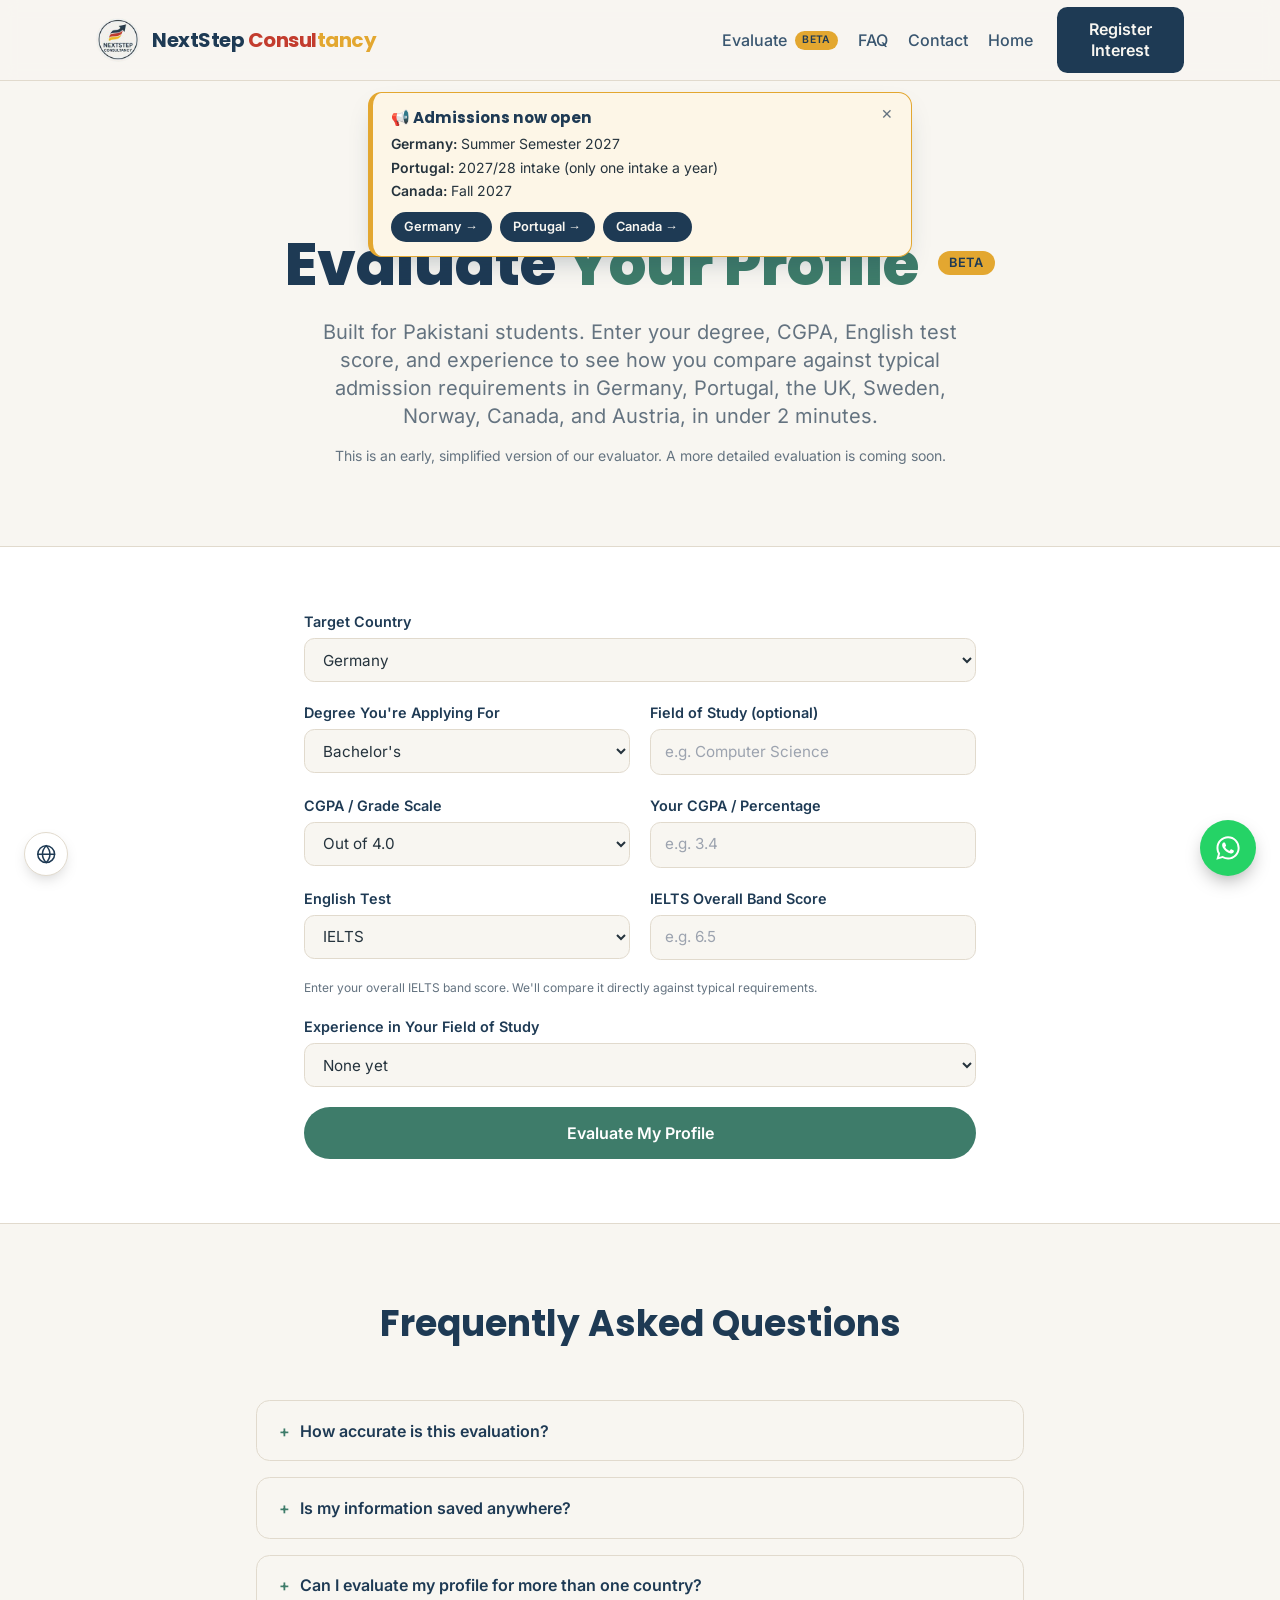
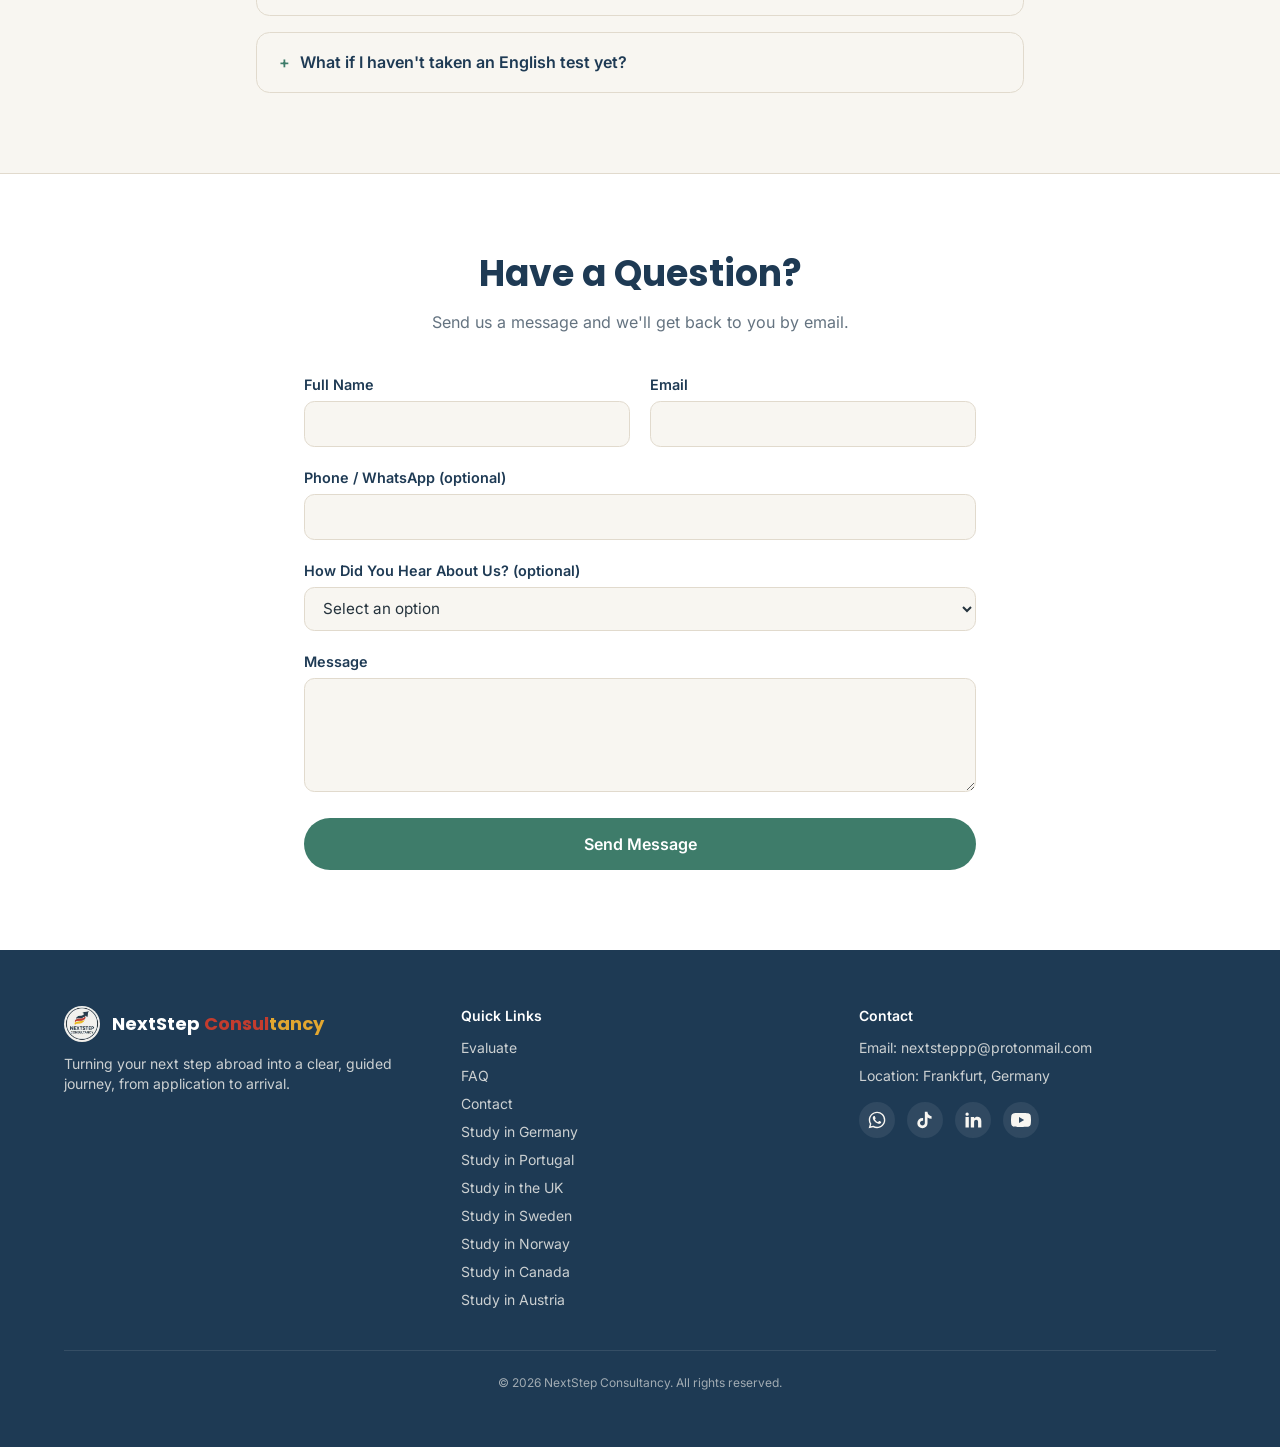
<file: evaluate.html>
<!DOCTYPE html>
<html lang="en">
<head>
<meta charset="UTF-8">
<meta name="viewport" content="width=device-width, initial-scale=1.0">
<title>NextStep Consultancy | Evaluate Your Profile for Pakistani Students</title>
<meta name="description" content="Check how your degree, CGPA, English test score, and experience line up with typical admission requirements for Pakistani students in Germany, Portugal, the UK, Sweden, Norway, Canada, and Austria, in under 2 minutes.">

<link rel="canonical" href="https://imrazaa.github.io/nextstep/evaluate.html">

<!-- Open Graph -->
<meta property="og:title" content="NextStep Consultancy | Evaluate Your Profile for Pakistani Students">
<meta property="og:description" content="Check how your degree, CGPA, English test score, and experience line up with typical admission requirements for Pakistani students in Germany, Portugal, the UK, Sweden, Norway, Canada, and Austria, in under 2 minutes.">
<meta property="og:image" content="https://imrazaa.github.io/nextstep/assets/logo.jpg">
<meta property="og:type" content="website">
<meta property="og:site_name" content="NextStep Consultancy">
<meta property="og:url" content="https://imrazaa.github.io/nextstep/evaluate.html">

<!-- Twitter Card -->
<meta name="twitter:card" content="summary">
<meta name="twitter:title" content="NextStep Consultancy | Evaluate Your Profile for Pakistani Students">
<meta name="twitter:description" content="Check how your degree, CGPA, English test score, and experience line up with typical admission requirements for Pakistani students in Germany, Portugal, the UK, Sweden, Norway, Canada, and Austria, in under 2 minutes.">
<meta name="twitter:image" content="https://imrazaa.github.io/nextstep/assets/logo.jpg">

<link rel="icon" type="image/jpeg" href="assets/logo-sm.jpg">

<script type="application/ld+json">
{
  "@context": "https://schema.org",
  "@type": "EducationalOrganization",
  "name": "NextStep Consultancy",
  "description": "Free profile evaluation tool comparing a Pakistani student's degree, CGPA, English test score, and experience against typical admission requirements in Germany, Portugal, the UK, Sweden, Norway, Canada, and Austria.",
  "logo": "https://imrazaa.github.io/nextstep/assets/logo.jpg",
  "email": "nextsteppp@protonmail.com",
  "sameAs": [
    "https://www.tiktok.com/@nextstepconsult",
    "https://www.linkedin.com/in/mohsin-shafique-139a16190/",
    "https://www.youtube.com/@imrazaaa"
  ]
}
</script>

<link rel="preload" href="assets/fonts/inter-latin.woff2" as="font" type="font/woff2" crossorigin>
<link rel="preload" href="assets/fonts/poppins-800-latin.woff2" as="font" type="font/woff2" crossorigin>
<link rel="preload" href="assets/fonts/poppins-700-latin.woff2" as="font" type="font/woff2" crossorigin>

<script type="text/javascript">
    (function(c,l,a,r,i,t,y){
        c[a]=c[a]||function(){(c[a].q=c[a].q||[]).push(arguments)};
        // Load the Clarity script after the page has finished loading, so it doesn't compete with first paint
        c.addEventListener("load",function(){setTimeout(function(){
            t=l.createElement(r);t.async=1;t.src="https://www.clarity.ms/tag/"+i;
            y=l.getElementsByTagName(r)[0];y.parentNode.insertBefore(t,y);
        },1500)});
    })(window, document, "clarity", "script", "xs1ineb0j9");
</script>

<link rel="stylesheet" href="tailwind.css?v=6">
<link rel="stylesheet" href="style.css?v=21">
</head>
<body class="bg-cream text-ink font-body antialiased">

<!-- ============ HEADER ============ -->
<header class="fixed top-0 inset-x-0 z-50 bg-cream/90 backdrop-blur border-b border-bordersoft">
  <div class="max-w-6xl mx-auto px-5 sm:px-8 h-20 flex items-center justify-between">
    <a href="index.html" class="flex items-center gap-3">
      <img src="assets/logo-sm.jpg" alt="NextStep Consultancy logo" width="44" height="44" class="h-11 w-11 rounded-full object-cover" onerror="this.style.display='none'">
      <span class="font-heading font-bold text-lg sm:text-xl text-navy tracking-tight">NextStep <span class="text-flagred">Consul</span><span class="text-flaggold">tancy</span></span>
    </a>

    <div class="hidden lg:flex items-center gap-6">
      <nav class="flex items-center gap-5 font-medium text-navysoft">
        <a href="#evaluate" class="hover:text-accent transition-colors">Evaluate <span class="beta-tag">Beta</span></a>
        <a href="#faq" class="hover:text-accent transition-colors">FAQ</a>
        <a href="#contact" class="hover:text-accent transition-colors">Contact</a>
        <a href="index.html" class="hover:text-accent transition-colors">Home</a>
      </nav>

      <a href="index.html#register" class="nav-register-btn">Register<br>Interest</a>
    </div>

    <button id="menu-btn" aria-label="Open menu" class="lg:hidden text-navy">
      <svg xmlns="http://www.w3.org/2000/svg" class="h-7 w-7" fill="none" viewBox="0 0 24 24" stroke="currentColor" stroke-width="1.8">
        <path stroke-linecap="round" stroke-linejoin="round" d="M4 6h16M4 12h16M4 18h16" />
      </svg>
    </button>
  </div>

  <!-- Mobile menu -->
  <div id="mobile-menu" class="lg:hidden hidden bg-cream border-t border-bordersoft">
    <nav class="flex flex-col px-5 py-4 gap-4 font-medium text-navysoft">
      <a href="#evaluate" class="mobile-link">Evaluate <span class="beta-tag">Beta</span></a>
      <a href="#faq" class="mobile-link">FAQ</a>
      <a href="#contact" class="mobile-link">Contact</a>
      <a href="index.html" class="mobile-link">Home</a>
      <a href="index.html#register" class="mobile-register-btn">Register Interest</a>
    </nav>
  </div>
</header>

<main id="top">

  <!-- ============ HERO ============ -->
  <section class="pt-36 pb-16 sm:pt-44 sm:pb-20 px-5 sm:px-8">
    <div class="max-w-3xl mx-auto text-center">
      <span class="inline-block bg-creamalt text-navysoft text-sm font-semibold px-4 py-1.5 rounded-full border border-bordersoft mb-6">
        Free, instant, no account needed
      </span>
      <h1 class="font-heading font-extrabold text-4xl sm:text-6xl leading-tight text-navy">
        Evaluate <span class="text-accent">Your Profile</span> <span class="beta-tag beta-tag-lg">Beta</span>
      </h1>
      <p class="mt-6 text-lg sm:text-xl text-muted max-w-2xl mx-auto">
        Built for Pakistani students. Enter your degree, CGPA, English test score, and experience to see how
        you compare against typical admission requirements in Germany, Portugal, the UK, Sweden, Norway, Canada, and Austria, in under 2 minutes.
      </p>
      <p class="mt-4 text-sm text-muted max-w-2xl mx-auto">
        This is an early, simplified version of our evaluator. A more detailed evaluation is coming soon.
      </p>
    </div>
  </section>

  <!-- ============ EVALUATOR ============ -->
  <section id="evaluate" class="scroll-mt-24 py-16 px-5 sm:px-8 bg-white border-y border-bordersoft">
    <div class="max-w-2xl mx-auto">

      <form id="evaluator-form" class="space-y-5">
        <div>
          <label class="form-label" for="eval-country">Target Country</label>
          <select class="form-input" id="eval-country" name="country" required>
            <option value="germany">Germany</option>
            <option value="portugal">Portugal</option>
            <option value="uk">United Kingdom</option>
            <option value="sweden">Sweden</option>
            <option value="norway">Norway</option>
            <option value="canada">Canada</option>
            <option value="austria">Austria</option>
          </select>
        </div>

        <div class="grid sm:grid-cols-2 gap-5">
          <div>
            <label class="form-label" for="eval-degree">Degree You're Applying For</label>
            <select class="form-input" id="eval-degree" name="degreeLevel" required>
              <option value="bachelors">Bachelor's</option>
              <option value="masters">Master's</option>
            </select>
          </div>
          <div>
            <label class="form-label" for="eval-field">Field of Study (optional)</label>
            <input class="form-input" type="text" id="eval-field" name="fieldOfStudy" placeholder="e.g. Computer Science">
          </div>
        </div>

        <div class="grid sm:grid-cols-2 gap-5">
          <div>
            <label class="form-label" for="eval-cgpa-scale">CGPA / Grade Scale</label>
            <select class="form-input" id="eval-cgpa-scale" name="cgpaScale" required>
              <option value="4">Out of 4.0</option>
              <option value="10">Out of 10.0</option>
              <option value="100">Percentage</option>
            </select>
          </div>
          <div>
            <label class="form-label" for="eval-cgpa-value">Your CGPA / Percentage</label>
            <input class="form-input" type="number" id="eval-cgpa-value" name="cgpaValue" min="0" step="0.01" placeholder="e.g. 3.4" required>
          </div>
        </div>

        <div class="grid sm:grid-cols-2 gap-5">
          <div>
            <label class="form-label" for="eval-test-type">English Test</label>
            <select class="form-input" id="eval-test-type" name="testType">
              <option value="ielts">IELTS</option>
              <option value="toefl">TOEFL iBT</option>
              <option value="cambridge">Cambridge (B2/C1/C2)</option>
              <option value="none">Not taken yet</option>
            </select>
          </div>
          <div>
            <label class="form-label" for="eval-test-score" id="eval-test-score-label">IELTS Overall Band Score</label>
            <input class="form-input" type="number" id="eval-test-score" name="testScore" min="0" max="9" step="0.5" placeholder="e.g. 6.5">
          </div>
        </div>
        <p class="text-xs text-muted -mt-3" id="eval-test-score-hint">Enter your overall IELTS band score. We'll compare it directly against typical requirements.</p>

        <div>
          <label class="form-label" for="eval-experience">Experience in Your Field of Study</label>
          <select class="form-input" id="eval-experience" name="experience">
            <option value="none">None yet</option>
            <option value="under1">Less than 1 year</option>
            <option value="1to2">1–2 years</option>
            <option value="2plus">2+ years</option>
          </select>
        </div>

        <!-- Honeypot: invisible to real visitors, bots that auto-fill forms often populate it -->
        <div style="position:absolute; left:-9999px;" aria-hidden="true">
          <label for="eval-website">Website</label>
          <input type="text" id="eval-website" name="website" tabindex="-1" autocomplete="off">
        </div>

        <button type="submit" class="w-full bg-accent hover:bg-navy text-white font-semibold py-3.5 rounded-full transition-colors">
          Evaluate My Profile
        </button>
      </form>

      <!-- ============ RESULTS ============ -->
      <div id="evaluator-results" class="mt-10 hidden">
        <div class="text-center mb-6">
          <span id="result-tier-badge" class="inline-block text-sm font-bold px-4 py-1.5 rounded-full"></span>
          <p id="result-summary" class="mt-3 text-muted"></p>
        </div>

        <div class="space-y-3" id="result-breakdown"></div>

        <div class="addon-card mt-6">
          <div>
            <h4 class="card-title !mb-0.5">Recommended: <span id="result-package"></span></h4>
            <p class="card-text" id="result-package-text"></p>
          </div>
          <a href="#" id="result-cta" class="pkg-cta pkg-cta-featured">Register Your Interest</a>
        </div>

        <p class="text-sm text-navy mt-6 text-center">
          This is a simplified check. For a full, personalised evaluation, <a href="#" id="result-register-link" class="font-semibold eval-note-link">register your interest</a> or <a href="#contact" class="font-semibold eval-note-link">talk to us</a>.
        </p>

        <p class="text-xs text-muted mt-4 text-center">
          This is an automated estimate based on typical published requirements, not a guarantee of admission. Actual requirements vary by university and program, we'll confirm exact details with you.
        </p>
      </div>

    </div>
  </section>

  <!-- ============ FAQ ============ -->
  <section id="faq" class="scroll-mt-24 py-20 px-5 sm:px-8">
    <div class="max-w-3xl mx-auto">
      <div class="text-center mb-14">
        <h2 class="font-heading font-bold text-3xl sm:text-4xl text-navy">Frequently Asked Questions</h2>
      </div>

      <div class="space-y-4">
        <details class="faq-item">
          <summary>How accurate is this evaluation?</summary>
          <p>It's a quick estimate based on typical published requirements for each country, meant to give you a starting point. Actual requirements vary by university, program, and intake, so we always confirm the exact details with you during a consultation.</p>
        </details>
        <details class="faq-item">
          <summary>Is my information saved anywhere?</summary>
          <p>Yes, we save your evaluation answers anonymously for statistics, this never includes your name, email, or any other identifying details, only the same fields you entered here (country, degree, CGPA, test score, and experience). We only connect an evaluation to you personally if you choose to register your interest afterward.</p>
        </details>
        <details class="faq-item">
          <summary>Can I evaluate my profile for more than one country?</summary>
          <p>Yes, just change the target country and submit again, your results will update instantly.</p>
        </details>
        <details class="faq-item">
          <summary>What if I haven't taken an English test yet?</summary>
          <p>Leave the score field blank and select "Not taken yet", we'll flag this in your results and can help you plan your IELTS preparation as part of any package.</p>
        </details>
      </div>
    </div>
  </section>

  <!-- ============ CONTACT FORM ============ -->
  <section id="contact" class="scroll-mt-24 py-20 px-5 sm:px-8 bg-white border-t border-bordersoft">
    <div class="max-w-2xl mx-auto">
      <div class="text-center mb-10">
        <h2 class="font-heading font-bold text-3xl sm:text-4xl text-navy">Have a Question?</h2>
        <p class="mt-4 text-muted">Send us a message and we'll get back to you by email.</p>
      </div>

      <form id="contact-form" action="https://formspree.io/f/mlgqowzl" method="POST" class="space-y-5">
        <div class="grid sm:grid-cols-2 gap-5">
          <div>
            <label class="form-label" for="name">Full Name</label>
            <input class="form-input" type="text" id="name" name="name" required>
          </div>
          <div>
            <label class="form-label" for="email">Email</label>
            <input class="form-input" type="email" id="email" name="email" required>
          </div>
        </div>
        <div>
          <label class="form-label" for="phone">Phone / WhatsApp (optional)</label>
          <input class="form-input" type="tel" id="phone" name="phone">
        </div>
        <div>
          <label class="form-label" for="referral">How Did You Hear About Us? (optional)</label>
          <select class="form-input" id="referral" name="referral">
            <option value="">Select an option</option>
            <option value="friend_family">Friend / Family Referral</option>
            <option value="google">Google Search</option>
            <option value="tiktok">TikTok</option>
            <option value="linkedin">LinkedIn</option>
            <option value="whatsapp">WhatsApp Group / Community</option>
            <option value="other">Other</option>
          </select>
        </div>
        <div>
          <label class="form-label" for="message">Message</label>
          <textarea class="form-input" id="message" name="message" rows="4" required></textarea>
        </div>
        <button type="submit" class="w-full bg-accent hover:bg-navy text-white font-semibold py-3.5 rounded-full transition-colors">
          Send Message
        </button>
        <p id="form-status" class="text-center text-sm font-medium hidden"></p>
      </form>
    </div>
  </section>

</main>

<!-- ============ FOOTER ============ -->
<footer class="bg-navy text-cream/80 py-14 px-5 sm:px-8">
  <div class="max-w-6xl mx-auto grid sm:grid-cols-3 gap-10 text-sm">
    <div>
      <div class="flex items-center gap-3 mb-3">
        <img src="assets/logo-sm.jpg" alt="NextStep Consultancy logo" width="36" height="36" class="h-9 w-9 rounded-full object-cover" onerror="this.style.display='none'">
        <span class="font-heading font-bold text-white text-lg">NextStep <span class="text-flagred">Consul</span><span class="text-flaggold">tancy</span></span>
      </div>
      <p>Turning your next step abroad into a clear, guided journey, from application to arrival.</p>
    </div>
    <div>
      <h3 class="text-white font-semibold mb-3">Quick Links</h3>
      <ul class="space-y-2">
        <li><a href="#evaluate" class="hover:text-white">Evaluate</a></li>
        <li><a href="#faq" class="hover:text-white">FAQ</a></li>
        <li><a href="#contact" class="hover:text-white">Contact</a></li>
        <li><a href="index.html" class="hover:text-white">Study in Germany</a></li>
        <li><a href="portugal.html" class="hover:text-white">Study in Portugal</a></li>
        <li><a href="uk.html" class="hover:text-white">Study in the UK</a></li>
        <li><a href="sweden.html" class="hover:text-white">Study in Sweden</a></li>
        <li><a href="norway.html" class="hover:text-white">Study in Norway</a></li>
        <li><a href="canada.html" class="hover:text-white">Study in Canada</a></li>
        <li><a href="austria.html" class="hover:text-white">Study in Austria</a></li>
      </ul>
    </div>
    <div>
      <h3 class="text-white font-semibold mb-3">Contact</h3>
      <ul class="space-y-2">
        <li>Email: <a href="mailto:nextsteppp@protonmail.com" class="hover:text-white">nextsteppp@protonmail.com</a></li>
        <li>Location: Frankfurt, Germany</li>
      </ul>

      <div class="flex items-center gap-3 mt-4">
        <a href="https://wa.me/4915732962755" target="_blank" rel="noopener noreferrer" aria-label="Message us on WhatsApp" class="footer-social-icon">
          <svg xmlns="http://www.w3.org/2000/svg" viewBox="0 0 24 24" fill="currentColor" class="h-5 w-5">
            <path d="M12.04 2C6.58 2 2.13 6.45 2.13 11.91c0 1.75.46 3.45 1.32 4.95L2 22l5.25-1.38a9.9 9.9 0 0 0 4.79 1.22h.01c5.46 0 9.91-4.45 9.91-9.91 0-2.65-1.03-5.14-2.9-7.01A9.87 9.87 0 0 0 12.04 2Zm0 18.13h-.01a8.2 8.2 0 0 1-4.18-1.15l-.3-.18-3.11.82.83-3.04-.2-.31a8.2 8.2 0 0 1-1.26-4.36c0-4.54 3.7-8.24 8.24-8.24 2.2 0 4.27.86 5.82 2.42a8.18 8.18 0 0 1 2.41 5.83c0 4.54-3.7 8.21-8.24 8.21Zm4.52-6.16c-.25-.12-1.47-.72-1.7-.81-.23-.08-.39-.12-.56.13-.17.25-.64.81-.78.97-.15.17-.29.19-.54.06-.25-.12-1.05-.39-2-1.23-.74-.66-1.24-1.47-1.38-1.72-.15-.25-.02-.38.11-.51.11-.11.25-.29.37-.43.12-.15.16-.25.25-.42.08-.17.04-.31-.02-.44-.06-.12-.56-1.35-.77-1.85-.2-.48-.41-.42-.56-.43h-.48c-.17 0-.44.06-.67.31-.23.25-.87.85-.87 2.08 0 1.22.89 2.4 1.02 2.57.12.17 1.75 2.67 4.24 3.74.59.26 1.05.41 1.41.52.59.19 1.13.16 1.56.1.48-.07 1.47-.6 1.67-1.18.21-.58.21-1.08.15-1.18-.06-.11-.23-.17-.48-.29Z"/>
          </svg>
        </a>
        <a href="https://www.tiktok.com/@nextstepconsult" target="_blank" rel="noopener noreferrer" aria-label="Follow us on TikTok" class="footer-social-icon">
          <svg xmlns="http://www.w3.org/2000/svg" viewBox="0 0 24 24" fill="currentColor" class="h-5 w-5">
            <path d="M16.6 5.82c-1.02-.94-1.6-2.27-1.6-3.7h-3.2v13.6c0 1.6-1.3 2.9-2.9 2.9s-2.9-1.3-2.9-2.9 1.3-2.9 2.9-2.9c.3 0 .58.05.85.13V9.7a6.14 6.14 0 0 0-.85-.06 6.13 6.13 0 0 0 0 12.26 6.13 6.13 0 0 0 6.13-6.13V9.01a8.3 8.3 0 0 0 4.87 1.56V7.4a4.85 4.85 0 0 1-3.3-1.58Z"/>
          </svg>
        </a>
        <a href="https://www.linkedin.com/in/imrazaa/" target="_blank" rel="noopener noreferrer" aria-label="Connect on LinkedIn" class="footer-social-icon">
          <svg xmlns="http://www.w3.org/2000/svg" viewBox="0 0 24 24" fill="currentColor" class="h-5 w-5">
            <path d="M6.94 5a2 2 0 1 1-4-.02 2 2 0 0 1 4 .02ZM7 8.48H3V21h4V8.48Zm6.32 0H9.35V21h3.97v-6.57c0-3.66 4.77-3.96 4.77 0V21H22v-7.93c0-6.17-7.06-5.95-8.68-2.91V8.48Z"/>
          </svg>
        </a>
        <a href="https://www.youtube.com/@imrazaaa" target="_blank" rel="noopener noreferrer" aria-label="Watch us on YouTube" class="footer-social-icon">
          <svg xmlns="http://www.w3.org/2000/svg" viewBox="0 0 24 24" fill="currentColor" class="h-5 w-5">
            <path d="M23.5 6.2a3 3 0 0 0-2.1-2.1C19.5 3.6 12 3.6 12 3.6s-7.5 0-9.4.5A3 3 0 0 0 .5 6.2 31 31 0 0 0 0 12a31 31 0 0 0 .5 5.8 3 3 0 0 0 2.1 2.1c1.9.5 9.4.5 9.4.5s7.5 0 9.4-.5a3 3 0 0 0 2.1-2.1A31 31 0 0 0 24 12a31 31 0 0 0-.5-5.8ZM9.6 15.6V8.4l6.2 3.6-6.2 3.6Z"/>
          </svg>
        </a>
      </div>
    </div>
  </div>
  <div class="max-w-6xl mx-auto mt-10 pt-6 border-t border-white/10 text-xs text-center text-cream/60">
    © <span id="year"></span> NextStep Consultancy. All rights reserved.
  </div>
</footer>

<a href="https://wa.me/4915732962755" target="_blank" rel="noopener noreferrer" aria-label="Chat with us on WhatsApp" class="whatsapp-float">
  <svg xmlns="http://www.w3.org/2000/svg" viewBox="0 0 24 24" fill="currentColor" class="h-7 w-7">
    <path d="M12.04 2C6.58 2 2.13 6.45 2.13 11.91c0 1.75.46 3.45 1.32 4.95L2 22l5.25-1.38a9.9 9.9 0 0 0 4.79 1.22h.01c5.46 0 9.91-4.45 9.91-9.91 0-2.65-1.03-5.14-2.9-7.01A9.87 9.87 0 0 0 12.04 2Zm0 18.13h-.01a8.2 8.2 0 0 1-4.18-1.15l-.3-.18-3.11.82.83-3.04-.2-.31a8.2 8.2 0 0 1-1.26-4.36c0-4.54 3.7-8.24 8.24-8.24 2.2 0 4.27.86 5.82 2.42a8.18 8.18 0 0 1 2.41 5.83c0 4.54-3.7 8.21-8.24 8.21Zm4.52-6.16c-.25-.12-1.47-.72-1.7-.81-.23-.08-.39-.12-.56.13-.17.25-.64.81-.78.97-.15.17-.29.19-.54.06-.25-.12-1.05-.39-2-1.23-.74-.66-1.24-1.47-1.38-1.72-.15-.25-.02-.38.11-.51.11-.11.25-.29.37-.43.12-.15.16-.25.25-.42.08-.17.04-.31-.02-.44-.06-.12-.56-1.35-.77-1.85-.2-.48-.41-.42-.56-.43h-.48c-.17 0-.44.06-.67.31-.23.25-.87.85-.87 2.08 0 1.22.89 2.4 1.02 2.57.12.17 1.75 2.67 4.24 3.74.59.26 1.05.41 1.41.52.59.19 1.13.16 1.56.1.48-.07 1.47-.6 1.67-1.18.21-.58.21-1.08.15-1.18-.06-.11-.23-.17-.48-.29Z"/>
  </svg>
</a>

<details class="country-float">
  <summary class="country-float-trigger" aria-label="Switch country">
    <svg xmlns="http://www.w3.org/2000/svg" viewBox="0 0 24 24" fill="none" stroke="currentColor" stroke-width="1.6">
      <circle cx="12" cy="12" r="9" />
      <path stroke-linecap="round" d="M3 12h18M12 3c2.5 2.6 4 6 4 9s-1.5 6.4-4 9c-2.5-2.6-4-6-4-9s1.5-6.4 4-9Z" />
    </svg>
  </summary>
  <div class="country-float-panel">
    <a href="index.html" class="hero-country-option">Germany</a>
    <a href="portugal.html" class="hero-country-option">Portugal</a>
    <a href="uk.html" class="hero-country-option">United Kingdom</a>
    <a href="sweden.html" class="hero-country-option">Sweden</a>
    <a href="norway.html" class="hero-country-option">Norway</a>
    <a href="canada.html" class="hero-country-option">Canada</a>
    <a href="austria.html" class="hero-country-option">Austria</a>
  </div>
</details>

<script src="script.js?v=6"></script>
<script src="evaluate.js?v=9"></script>
</body>
</html>
</file>
<file: style.css>
/* ============ Self-hosted fonts (latin subset) ============ */
@font-face {
  font-family: 'Inter';
  font-style: normal;
  font-weight: 400 600;
  font-display: swap;
  src: url(assets/fonts/inter-latin.woff2) format('woff2');
}
@font-face {
  font-family: 'Poppins';
  font-style: normal;
  font-weight: 700;
  font-display: swap;
  src: url(assets/fonts/poppins-700-latin.woff2) format('woff2');
}
@font-face {
  font-family: 'Poppins';
  font-style: normal;
  font-weight: 800;
  font-display: swap;
  src: url(assets/fonts/poppins-800-latin.woff2) format('woff2');
}

html {
  scroll-behavior: smooth;
}

.footer-social-icon {
  display: inline-flex;
  align-items: center;
  justify-content: center;
  width: 2.25rem;
  height: 2.25rem;
  border-radius: 9999px;
  background: rgba(255, 255, 255, 0.08);
  color: #F8F6F1;
  transition: background 0.15s ease, color 0.15s ease;
}

.footer-social-icon:hover {
  background: #E3A730;
  color: #1E3A54;
}

.whatsapp-float {
  position: fixed;
  bottom: 1.5rem;
  right: 1.5rem;
  z-index: 60;
  width: 3.5rem;
  height: 3.5rem;
  border-radius: 9999px;
  background: #25D366;
  color: #fff;
  display: flex;
  align-items: center;
  justify-content: center;
  box-shadow: 0 8px 20px -6px rgba(0, 0, 0, 0.4);
  transition: transform 0.15s ease;
}

.whatsapp-float:hover {
  transform: scale(1.08);
}

.founder-card {
  background: #F8F6F1;
  border: 1px solid #E1DACD;
  border-radius: 1rem;
  padding: 2rem 1.5rem;
  text-align: center;
}

.founder-avatar {
  width: 6.5rem;
  height: 6.5rem;
  border-radius: 9999px;
  object-fit: cover;
  margin: 0 auto 1rem;
  border: 3px solid #fff;
  box-shadow: 0 4px 14px -4px rgba(30, 58, 84, 0.25);
}

.founder-initials {
  width: 6.5rem;
  height: 6.5rem;
  border-radius: 9999px;
  margin: 0 auto 1rem;
  background: #1E3A54;
  color: #F8F6F1;
  display: flex;
  align-items: center;
  justify-content: center;
  font-family: 'Poppins', sans-serif;
  font-weight: 700;
  font-size: 1.5rem;
  border: 3px solid #fff;
  box-shadow: 0 4px 14px -4px rgba(30, 58, 84, 0.25);
}

body {
  font-family: 'Inter', sans-serif;
}

.card {
  background: #fff;
  border: 1px solid #E1DACD;
  border-radius: 1rem;
  padding: 1.75rem;
  transition: transform 0.15s ease, box-shadow 0.15s ease;
}

.card:hover {
  transform: translateY(-3px);
  box-shadow: 0 10px 25px -10px rgba(30, 58, 84, 0.15);
}

.card-featured {
  position: relative;
  border-color: #1E3A54;
  box-shadow: 0 12px 28px -12px rgba(30, 58, 84, 0.25);
}

.icon-badge {
  width: 2.75rem;
  height: 2.75rem;
  border-radius: 0.75rem;
  background: #EFEAE0;
  color: #3E7C6A;
  display: flex;
  align-items: center;
  justify-content: center;
  margin-bottom: 1rem;
}

.icon-badge svg {
  width: 1.5rem;
  height: 1.5rem;
}

.icon-badge-sm {
  width: 2.75rem;
  height: 2.75rem;
  border-radius: 0.75rem;
  background: #EFEAE0;
  display: flex;
  align-items: center;
  justify-content: center;
  margin-bottom: 1rem;
  font-size: 1.4rem;
}

.card-title {
  font-family: 'Poppins', sans-serif;
  font-weight: 700;
  color: #1E3A54;
  margin-bottom: 0.5rem;
  font-size: 1.05rem;
}

.card-text {
  color: #647380;
  font-size: 0.925rem;
  line-height: 1.5;
}

.step {
  position: relative;
  padding-left: 1.5rem;
}

.step-num {
  position: absolute;
  left: -3.35rem;
  top: -0.1rem;
  width: 2.5rem;
  height: 2.5rem;
  background: #1E3A54;
  color: #F8F6F1;
  border-radius: 9999px;
  display: flex;
  align-items: center;
  justify-content: center;
  font-family: 'Poppins', sans-serif;
  font-weight: 700;
}

.check {
  flex-shrink: 0;
  width: 1.75rem;
  height: 1.75rem;
  border-radius: 9999px;
  background: #EFEAE0;
  color: #3E7C6A;
  display: flex;
  align-items: center;
  justify-content: center;
  font-weight: 700;
  font-size: 0.9rem;
}

.faq-item {
  background: #F8F6F1;
  border: 1px solid #E1DACD;
  border-radius: 0.85rem;
  padding: 1.1rem 1.4rem;
}

.faq-item summary {
  cursor: pointer;
  font-weight: 600;
  color: #1E3A54;
  list-style: none;
}

.faq-item summary::-webkit-details-marker {
  display: none;
}

.faq-item summary::before {
  content: '+';
  color: #3E7C6A;
  font-weight: 700;
  margin-right: 0.6rem;
}

.faq-item[open] summary::before {
  content: '−';
}

.faq-item p {
  margin-top: 0.75rem;
  color: #647380;
  font-size: 0.95rem;
  line-height: 1.55;
}

.form-label {
  display: block;
  font-weight: 600;
  color: #1E3A54;
  margin-bottom: 0.35rem;
  font-size: 0.9rem;
}

.form-input {
  width: 100%;
  border: 1px solid #E1DACD;
  border-radius: 0.65rem;
  padding: 0.65rem 0.9rem;
  background: #F8F6F1;
  color: #25333D;
  font-size: 0.95rem;
}

.form-input:focus {
  outline: none;
  border-color: #1E3A54;
  background: #fff;
}

.mobile-link {
  padding: 0.5rem 0;
  border-bottom: 1px solid #E1DACD;
}

/* Gives the mobile menu's primary CTA the same visual weight as the desktop nav-register-btn,
   instead of reading as just another list item */
.mobile-register-btn {
  display: block;
  width: 100%;
  text-align: center;
  background: #1E3A54;
  color: #F8F6F1;
  font-weight: 600;
  padding: 0.85rem 1rem;
  border-radius: 0.65rem;
  margin-top: 0.5rem;
  transition: background 0.15s ease;
}

.mobile-register-btn:hover {
  background: #3A5670;
}

.nav-register-btn {
  display: inline-block;
  text-align: center;
  line-height: 1.3;
  background: #1E3A54;
  color: #F8F6F1;
  font-weight: 600;
  font-size: 1rem;
  padding: 0.75rem 2rem;
  border-radius: 0.65rem;
  transition: background 0.15s ease;
}

.nav-register-btn:hover {
  background: #3A5670;
}

.eval-banner-btn {
  display: inline-block;
  width: 100%;
  text-align: center;
  white-space: nowrap;
  background: #1E3A54;
  color: #F8F6F1;
  font-weight: 600;
  padding: 0.75rem 1.5rem;
  border-radius: 9999px;
  transition: background 0.15s ease;
}

.eval-banner-btn:hover {
  background: #3A5670;
}

@media (min-width: 640px) {
  .eval-banner-btn {
    width: auto;
  }
}

/* Hero "Other Countries" dropdown, sits alongside the CTA buttons but reads as secondary, not a third button */
.hero-country-dd {
  position: relative;
}

.hero-country-summary {
  cursor: pointer;
  list-style: none;
  display: inline-flex;
  align-items: center;
  gap: 0.35rem;
  color: #647380;
  font-weight: 600;
  font-size: 0.95rem;
  padding: 0.5rem 0.1rem;
  border-bottom: 1px dashed #647380;
  transition: color 0.15s ease, border-color 0.15s ease;
}

.hero-country-summary:hover {
  color: #1E3A54;
  border-color: #1E3A54;
}

.hero-country-summary::-webkit-details-marker {
  display: none;
}

.hero-country-summary::after {
  content: '';
  width: 0;
  height: 0;
  border-left: 4px solid transparent;
  border-right: 4px solid transparent;
  border-top: 5px solid currentColor;
}

.hero-country-panel {
  position: absolute;
  top: calc(100% + 0.6rem);
  left: 50%;
  transform: translateX(-50%);
  background: #fff;
  border: 1px solid #E1DACD;
  border-radius: 0.85rem;
  box-shadow: 0 12px 28px -12px rgba(30, 58, 84, 0.25);
  padding: 0.4rem;
  min-width: 9.5rem;
  z-index: 20;
}

.hero-country-option {
  display: flex;
  align-items: center;
  text-align: left;
  padding: 0.55rem 0.9rem;
  border-radius: 0.6rem;
  font-size: 0.9rem;
  font-weight: 600;
  color: #647380;
}

.hero-country-panel .hero-country-option:hover {
  background: #F8F6F1;
}

.hero-country-option.active {
  background: #1E3A54;
  color: #F8F6F1;
}

/* Country switcher floating button (mirrors .whatsapp-float, opposite corner) */
/* Smaller + outlined (vs WhatsApp's solid fill) so it reads as secondary, not a second equal-weight action.
   Now a dropdown (not a direct link) since there are 3+ countries to choose from. */
.country-float {
  position: fixed;
  bottom: 1.5rem;
  left: 1.5rem;
  z-index: 60;
}

.country-float-trigger {
  cursor: pointer;
  list-style: none;
  width: 2.75rem;
  height: 2.75rem;
  border-radius: 9999px;
  background: #fff;
  color: #1E3A54;
  border: 1px solid #E1DACD;
  display: flex;
  align-items: center;
  justify-content: center;
  box-shadow: 0 6px 16px -6px rgba(0, 0, 0, 0.25);
  transition: transform 0.15s ease, background 0.15s ease;
}

.country-float-trigger::-webkit-details-marker {
  display: none;
}

.country-float-trigger:hover {
  transform: scale(1.08);
  background: #EFEAE0;
}

.country-float-trigger svg {
  width: 1.4rem;
  height: 1.4rem;
}

.country-float-panel {
  position: absolute;
  bottom: calc(100% + 0.75rem);
  left: 0;
  background: #fff;
  border: 1px solid #E1DACD;
  border-radius: 0.85rem;
  box-shadow: 0 12px 28px -12px rgba(30, 58, 84, 0.25);
  padding: 0.4rem;
  min-width: 10.5rem;
  z-index: 20;
}

/* Package cards */
.pkg-card {
  position: relative;
  background: #fff;
  border: 1px solid #E1DACD;
  border-radius: 1.25rem;
  padding: 2rem 1.75rem;
  display: flex;
  flex-direction: column;
  transition: transform 0.15s ease, box-shadow 0.15s ease;
}

.pkg-card:hover {
  transform: translateY(-3px);
  box-shadow: 0 12px 28px -12px rgba(30, 58, 84, 0.18);
}

.pkg-featured {
  border-color: #1E3A54;
  box-shadow: 0 12px 28px -12px rgba(30, 58, 84, 0.25);
}

.pkg-badge {
  position: absolute;
  top: -0.85rem;
  left: 50%;
  transform: translateX(-50%);
  background: #3E7C6A;
  color: #fff;
  font-size: 0.75rem;
  font-weight: 700;
  letter-spacing: 0.02em;
  padding: 0.3rem 0.9rem;
  border-radius: 9999px;
}

.pkg-name {
  font-family: 'Poppins', sans-serif;
  font-weight: 700;
  color: #1E3A54;
  font-size: 1.25rem;
  margin-bottom: 0.5rem;
}

.pkg-desc {
  color: #647380;
  font-size: 0.9rem;
  margin-bottom: 1.25rem;
}

.pkg-list {
  list-style: none;
  margin: 0 0 1.75rem 0;
  padding: 0;
  display: flex;
  flex-direction: column;
  gap: 0.75rem;
  flex-grow: 1;
}

.pkg-list li {
  display: flex;
  align-items: flex-start;
  gap: 0.65rem;
  color: #25333D;
  font-size: 0.925rem;
}

.pkg-cta {
  display: block;
  text-align: center;
  background: #F8F6F1;
  color: #1E3A54;
  font-weight: 600;
  padding: 0.75rem 1rem;
  border-radius: 9999px;
  border: 1px solid #E1DACD;
  transition: background 0.15s ease, color 0.15s ease;
}

.pkg-cta:hover {
  background: #1E3A54;
  color: #F8F6F1;
}

.pkg-cta-featured {
  background: #1E3A54;
  color: #fff;
  border-color: #1E3A54;
}

.pkg-cta-featured:hover {
  background: #3E7C6A;
  border-color: #3E7C6A;
}

.pkg-cta-addon {
  padding: 0.6rem 1.3rem;
  white-space: nowrap;
}

.addon-card {
  margin-top: 2rem;
  background: #fff;
  border: 1px dashed #E1DACD;
  border-radius: 1rem;
  padding: 1.5rem;
  display: flex;
  align-items: center;
  justify-content: space-between;
  flex-wrap: wrap;
  gap: 1rem;
}

/* Profile evaluator results */
.eval-criterion {
  background: #F8F6F1;
  border: 1px solid #E1DACD;
  border-radius: 0.85rem;
  padding: 1rem 1.25rem;
}

.eval-criterion-head {
  display: flex;
  align-items: center;
  justify-content: space-between;
  gap: 0.75rem;
  margin-bottom: 0.35rem;
}

.eval-criterion-label {
  font-family: 'Poppins', sans-serif;
  font-weight: 700;
  color: #1E3A54;
  font-size: 0.95rem;
}

.eval-criterion-text {
  color: #647380;
  font-size: 0.9rem;
  line-height: 1.5;
}

.eval-tier-badge {
  font-size: 0.75rem;
  font-weight: 700;
  padding: 0.25rem 0.7rem;
  border-radius: 9999px;
  white-space: nowrap;
}

.eval-tier-good {
  background: #E3F0EA;
  color: #3E7C6A;
}

.eval-tier-warn {
  background: #FBEAE6;
  color: #C33C2E;
}

.eval-tier-neutral {
  background: #EFEAE0;
  color: #1E3A54;
}

/* ============ Testimonial video ============ */
.testimonial-list { margin-top: 2rem; }
.testimonial {
  margin: 0;
  max-width: 22rem;
  justify-self: center;
  width: 100%;
}
.testimonial-video {
  display: block;
  width: 100%;
  height: auto;
  aspect-ratio: 576 / 656;
  background: #000;
  border-radius: 1rem;
  border: 1px solid #E1DACD;
  box-shadow: 0 10px 30px -12px rgba(30, 58, 84, 0.35);
}
.testimonial-caption {
  margin-top: 0.875rem;
  font-size: 0.9rem;
  color: #647380;
  text-align: center;
}
.testimonial-link {
  display: inline-block;
  margin-left: 0.25rem;
  color: #3E7C6A;
  font-weight: 600;
  text-decoration: none;
}
.testimonial-link:hover { text-decoration: underline; }

/* ============ Registration form placeholder ============ */
.form-facade {
  display: flex;
  flex-direction: column;
  align-items: center;
  justify-content: center;
  gap: 1rem;
  min-height: 14rem;
  padding: 2rem 1.25rem;
  text-align: center;
}
.form-facade-text {
  color: #647380;
  max-width: 28rem;
}
.form-facade-btn {
  display: inline-block;
  background: #3E7C6A;
  color: #fff;
  font-weight: 600;
  padding: 0.875rem 2rem;
  border-radius: 9999px;
  text-decoration: none;
  cursor: pointer;
  transition: background 0.15s ease;
}
.form-facade-btn:hover { background: #1E3A54; }

/* Marks the profile evaluator as an early version; brand gold so it reads the same on every country page */
.beta-tag {
  display: inline-block;
  vertical-align: middle;
  background: #E3A730;
  color: #1E3A54;
  font-family: 'Inter', sans-serif;
  font-size: 0.65rem;
  font-weight: 700;
  letter-spacing: 0.04em;
  text-transform: uppercase;
  line-height: 1;
  padding: 0.25rem 0.45rem;
  border-radius: 9999px;
  margin-left: 0.25rem;
  position: relative;
  top: -0.1em;
}

.eval-note-link {
  text-decoration: underline;
  text-underline-offset: 0.15em;
}

.eval-note-link:hover {
  color: #3E7C6A;
}

.beta-tag-lg {
  font-size: 0.8rem;
  padding: 0.35rem 0.7rem;
  margin-left: 0.5rem;
  top: -0.4em;
}

/* "Admissions open" notice (built in script.js): sits just under the fixed header, brand gold so it
   looks the same on every country page */
.admissions-notice {
  position: fixed;
  top: 5.75rem;
  left: 50%;
  z-index: 55;
  width: calc(100% - 2rem);
  max-width: 34rem;
  background: #FDF6E7;
  border: 1px solid #E3A730;
  border-left: 5px solid #E3A730;
  border-radius: 0.85rem;
  box-shadow: 0 12px 28px -12px rgba(30, 58, 84, 0.35);
  padding: 0.9rem 2.5rem 0.9rem 1.1rem;
  color: #1E3A54;
  opacity: 0;
  transform: translate(-50%, -0.75rem);
  transition: opacity 0.3s ease, transform 0.3s ease;
  pointer-events: none;
}

.admissions-notice.is-visible {
  opacity: 1;
  transform: translate(-50%, 0);
  pointer-events: auto;
}

.admissions-notice-title {
  font-family: 'Poppins', sans-serif;
  font-weight: 700;
  font-size: 0.95rem;
  margin-bottom: 0.2rem;
}

.admissions-notice-text {
  font-size: 0.875rem;
  color: #25333D;
  list-style: none;
  margin: 0;
  padding: 0;
  display: flex;
  flex-direction: column;
  gap: 0.15rem;
}

.admissions-notice-links {
  display: flex;
  flex-wrap: wrap;
  gap: 0.5rem;
  margin-top: 0.65rem;
}

.admissions-notice-link {
  display: inline-block;
  background: #1E3A54;
  color: #F8F6F1;
  font-size: 0.8rem;
  font-weight: 600;
  padding: 0.35rem 0.85rem;
  border-radius: 9999px;
  transition: background 0.15s ease;
}

.admissions-notice-link:hover {
  background: #3A5670;
}

.admissions-notice-close {
  position: absolute;
  top: 0.5rem;
  right: 0.6rem;
  width: 1.75rem;
  height: 1.75rem;
  border-radius: 9999px;
  color: #647380;
  font-size: 0.85rem;
  line-height: 1;
  transition: background 0.15s ease, color 0.15s ease;
}

.admissions-notice-close:hover {
  background: rgba(227, 167, 48, 0.2);
  color: #1E3A54;
}

@media (prefers-reduced-motion: reduce) {
  .admissions-notice { transition: none; }
}

/* ============ COUNTRY THEMES ============
   A page opts in with <body data-country="...">; only buttons and hero text take the flag colours,
   backgrounds stay on the shared cream/white palette. The defaults below suit flags whose main
   colour can carry white text; a country overrides only what differs (e.g. Germany's gold needs dark text). */
[data-country] {
  --country-on-primary: #fff;
  --country-on-primary-dark: #fff;
  --country-outline: var(--country-primary);
  --country-highlight: var(--country-primary);
  --country-highlight-underline: transparent;
}
[data-country="germany"] {
  --country-primary: #F2C230;
  --country-on-primary: #1A1A1A;
  --country-primary-dark: #1A1A1A;
  --country-on-primary-dark: #F2C230;
  --country-outline: #1A1A1A;
  --country-highlight: #1A1A1A;
  --country-highlight-underline: #F2C230;
  --country-ink: #1A1A1A;
}
[data-country="portugal"] {
  --country-primary: #2E7D4F;
  --country-primary-dark: #1F5E3A;
  --country-ink: #1F2328;
}
[data-country="uk"] {
  --country-primary: #2B4C8C;
  --country-primary-dark: #1E3766;
  --country-ink: #1A2340;
}
[data-country="sweden"] {
  --country-primary: #2A7AB8;
  --country-primary-dark: #1F5F91;
  --country-ink: #1A2B3C;
}
[data-country="norway"] {
  --country-primary: #1F3A6B;
  --country-primary-dark: #C8384A;
  --country-highlight: #C8384A;
  --country-ink: #13294B;
}
[data-country="canada"] {
  --country-primary: #D9363E;
  --country-primary-dark: #B52B32;
  --country-ink: #1F2328;
}
[data-country="austria"] {
  --country-primary: #D33F4A;
  --country-primary-dark: #B0333D;
  --country-ink: #1F2328;
}

/* Hero text */
[data-country] .hero h1 { color: var(--country-ink); }
[data-country] .hero h1 .text-accent {
  color: var(--country-highlight);
  text-decoration: underline;
  text-decoration-color: var(--country-highlight-underline);
  text-decoration-thickness: 0.12em;
  text-underline-offset: 0.12em;
}
[data-country] .hero h1 + p,
[data-country] .hero > div > span:first-child { color: var(--country-ink); }
[data-country] .hero > div > span:first-child { border-color: var(--country-primary); }

/* Solid buttons */
[data-country] .bg-accent,
[data-country] .nav-register-btn,
[data-country] .mobile-register-btn,
[data-country] .eval-banner-btn,
[data-country] .pkg-cta-featured,
[data-country] .form-facade-btn {
  background: var(--country-primary);
  border-color: var(--country-primary);
  color: var(--country-on-primary);
}
[data-country] .bg-accent:hover,
[data-country] .nav-register-btn:hover,
[data-country] .mobile-register-btn:hover,
[data-country] .eval-banner-btn:hover,
[data-country] .pkg-cta-featured:hover,
[data-country] .form-facade-btn:hover,
[data-country] .pkg-cta:not(.pkg-cta-featured):hover {
  background: var(--country-primary-dark);
  border-color: var(--country-primary-dark);
  color: var(--country-on-primary-dark);
}

/* Outline buttons and country switchers */
[data-country] .pkg-cta:not(.pkg-cta-featured),
[data-country] .hero a.bg-white,
[data-country] .country-float-trigger {
  color: var(--country-outline);
  border-color: var(--country-primary);
}
[data-country] .hero-country-summary:hover {
  color: var(--country-outline);
  border-color: var(--country-primary);
}
[data-country] .hero-country-option.active {
  background: var(--country-primary);
  color: var(--country-on-primary);
}
</file>
